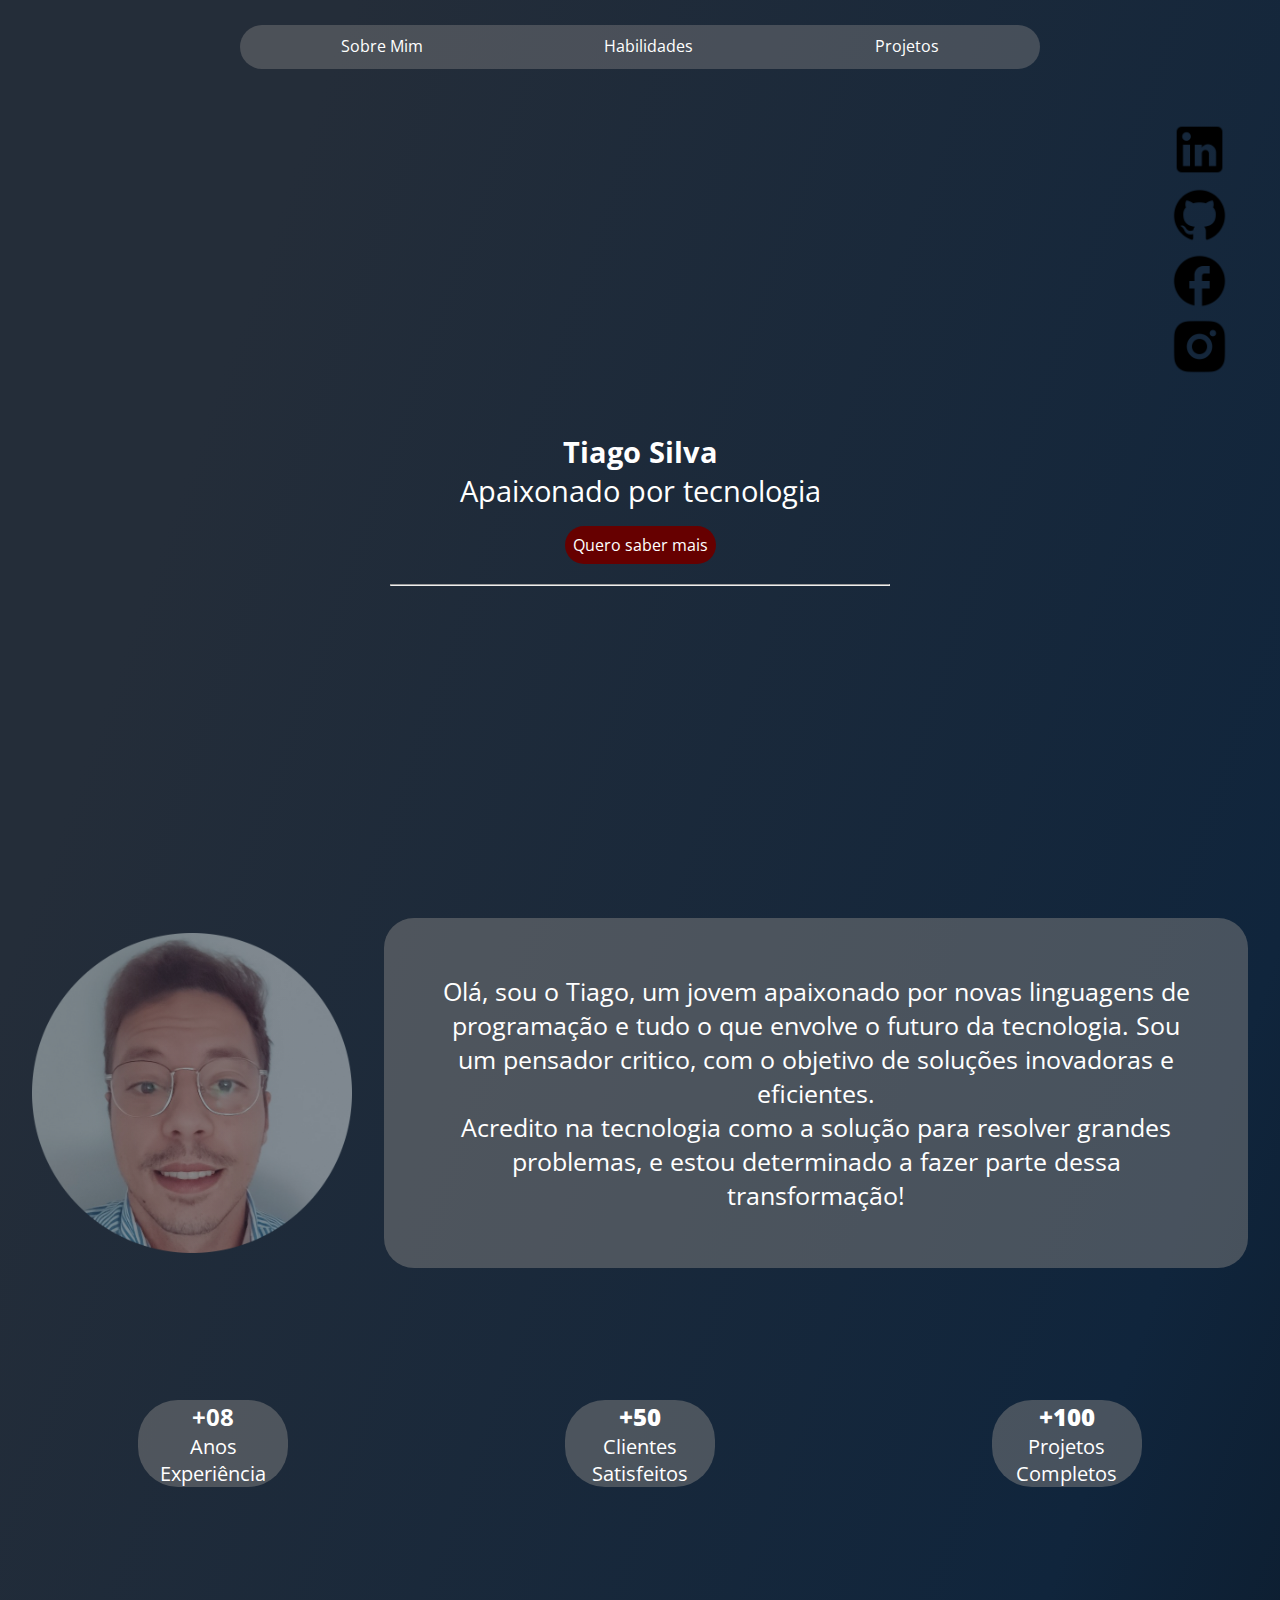
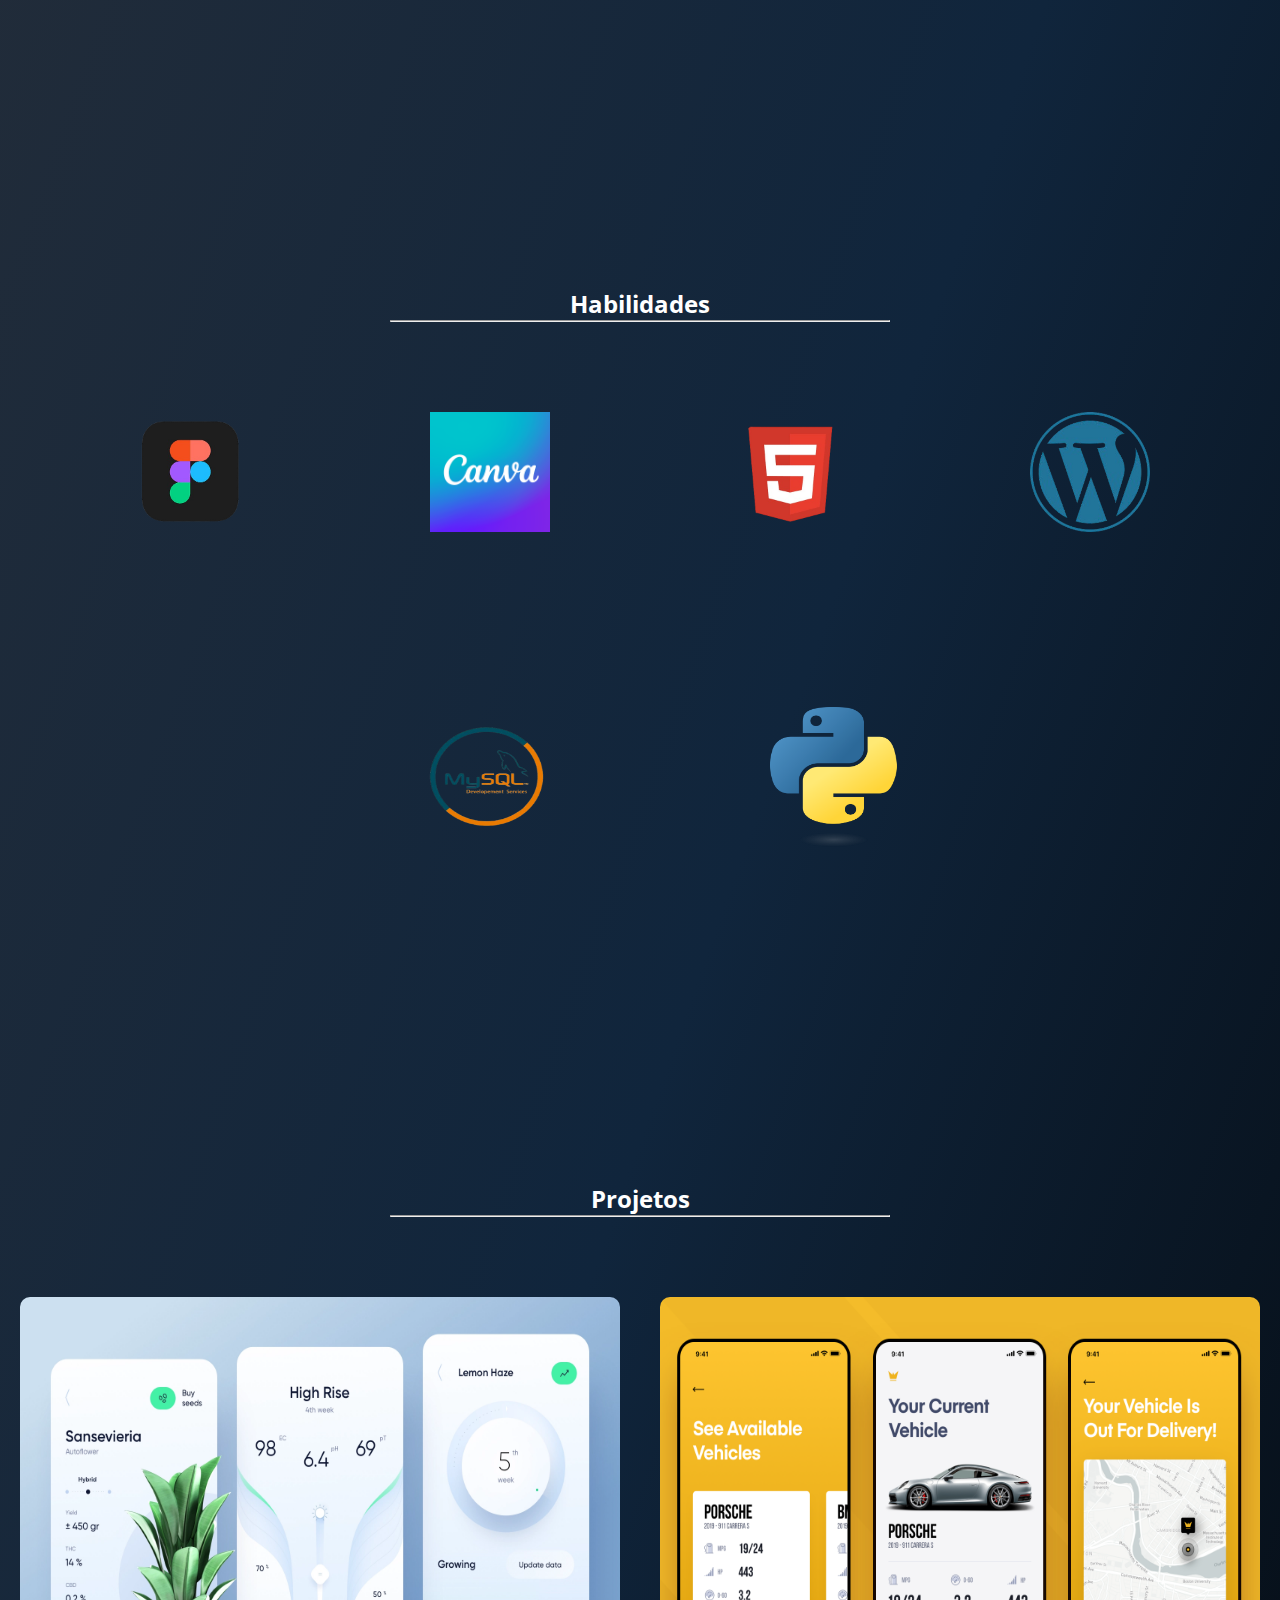
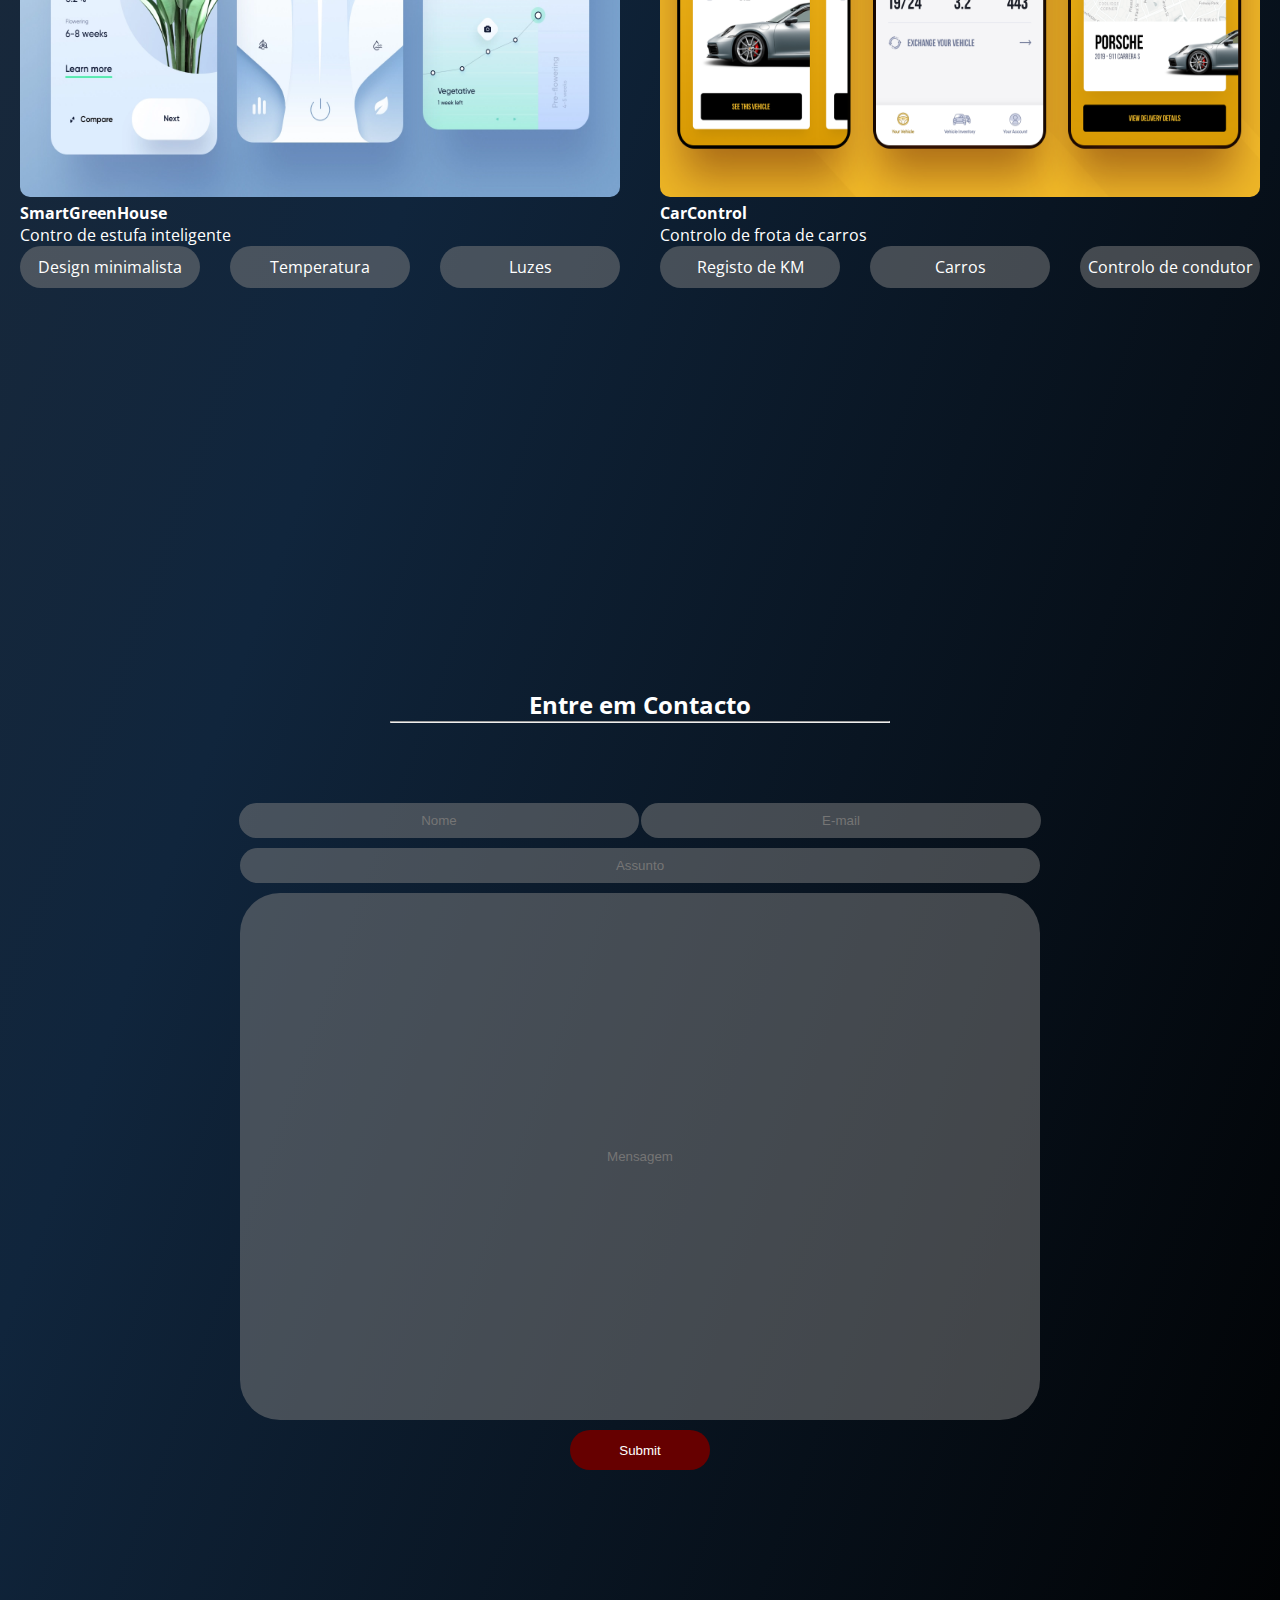
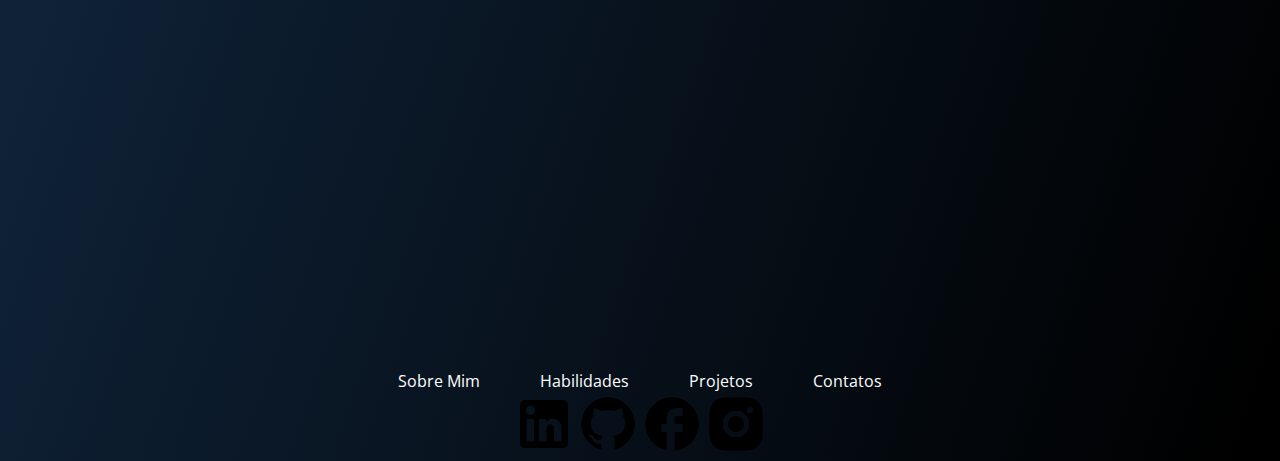
<file: index.html>
<!DOCTYPE html>
<html lang="en">

<head>
  <meta charset="UTF-8">
  <meta name="viewport" content="width=device-width, initial-scale=1.0">
  <title>My Portfolio</title>

  <link rel="stylesheet" href="./css/style.css" />

  <link rel="preconnect" href="https://fonts.googleapis.com">
  <link rel="preconnect" href="https://fonts.gstatic.com" crossorigin>
  <link
    href="https://fonts.googleapis.com/css2?family=Open+Sans:ital,wght@0,300..800;1,300..800&family=Outfit:wght@100..900&display=swap"
    rel="stylesheet">

</head>

<body>




  <!-- -NAV-BAR------------------------------------------------------------------------------------------------------------------------------------------------------------ -->
  <header>
    <!-- <div>
      <img src="./img/Fundo.jpg" alt="fundodapagina" class="fundo-home-page">
    </div> -->

    <nav class="nav-bar">
      <ul>  
        <li><a class="nav-link" href="#foto">Sobre Mim</a></li>
        <li><a class="nav-link" href="#habilidades">Habilidades</a></li>
        <li><a class="nav-link" href="#titulo-projetos">Projetos</a></li>

      </ul>
    </nav>

  </header>

  <main>
    <!-- ------HomePage------------------------------------------------------------------------------------------------------------------------------------------------------- -->




    <div>
      <ul class="homepage-icon">
        <li><img src="./img/icons/linkedinICON.png" alt="iconlinkedin" class="icon1"></li>
        <li><img src="./img/icons/githubICON.png" alt="icongithub" class="icon2"></li>
        <li><img src="./img/icons/facebookICON.png" alt="iconfacebook" class="icon3"></li>
        <li><img src="./img/icons/instagramICON.png" alt="iconinstagram" class="icon4"></li>
      </ul>
    </div>

    <div class="titulo">
        <h1 id="meunome">Tiago Silva</h1>
        <p id="slogan">Apaixonado por tecnologia</p>

        <a  href="#titulo-contacto" class="botao-quero-saber-mais">Quero saber mais</a>
      <hr id="linha-homepage">
    </div>










    <!-- -----SobreMim-------------------------------------------------------------------------------------------------------------------------------------------------------- -->
    <div class="container-bio">
      <img src="./img/FotoPerfilLinkenIn.png" alt="fotoperfil" id="foto">

      <div class="box-biografia">
        <p>
          Olá, sou o Tiago, um jovem apaixonado por novas linguagens de programação e tudo o que envolve o
          futuro da tecnologia. Sou um pensador critico, com o objetivo de soluções inovadoras e eficientes.
          <br>
          Acredito na tecnologia como a solução para resolver grandes problemas, e estou determinado a fazer parte dessa
          transformação!
        </p>
      </div>
    </div>


    <div class="container-experiencia">

      <div class="box-anos-experiência">
        <h2>+08</h2>
        <p>Anos Experiência</p>
      </div>

      <div class="box-clientes-satisfeitos">
        <h2><b>+50</b></h2>
        <p>Clientes Satisfeitos</p>
      </div>

      <div class="box-projetos-completos">
        <h2><b>+100</b></h2>
        <p>Projetos Completos</p>
      </div>
    </div>
    <!-- ----Habilidades--------------------------------------------------------------------------------------------------------------------------------------------------------- -->
    <div id="habilidades">
      <h2>Habilidades</h2>
      <hr>
    </div>

      <div>
        <ul class="logos">
          <li><img src="./img/Figma.png" alt="figmalogo" id="logo1figma"></li>
          <li><img src="./img/Canva.png" alt="canvalogo" id="logo2canva"></li>
          <li><img src="./img/Html.png" alt="htmllogo" id="logo3html"></li>
          <li><img src="./img/WordPress.png" alt="wordpresslogo" id="logo4wordpress"></li>
          <li><img src="./img/MySql.png" alt="mysqllogo" id="logo5mysql"></li>
          <li><img src="./img/Python.png" alt="pythonlogo" id="logo6python"></li>
        </ul>
      </div>
    
    <!-- ------Projetos------------------------------------------------------------------------------------------------------------------------------------------------------- -->
    <div id="titulo-projetos">
      <h2>Projetos</h2>
      <hr>
    </div>

    <div id="projetos">
      <div class="smart-greenhouse">
        <img src="./img/SmartGreenHouse.png" alt="appsmartgreenhouse">
        <p><b>SmartGreenHouse</b></p>
        <p>Contro de estufa inteligente</p>
        <div id="specs-estufa">
          <p id="design-minimalista">Design minimalista</p>
          <p id="temperatura">Temperatura</p>
          <p id="luzes">Luzes</p>
        </div>
      </div>

      <div class="car-control">
        <img src="./img/CarControl.png" alt="appcarcontrol">
        <p><b>CarControl</b></p>
        <p>Controlo de frota de carros</p>
        <div id="specs-carro">
          <p>Registo de KM</p>
          <p>Carros</p>
          <p>Controlo de condutor</p>
        </div>
      </div>

    </div>
    <!-- ----Contacto--------------------------------------------------------------------------------------------------------------------------------------------------------- -->
    <div class="titulo-linha">
    <h2 id="titulo-contacto">Entre em Contacto</h2>
    <hr>
    </div>


    <form class="form-nome-email">
      <label for="fornome"></label>
      <input type="text" id="fornome" placeholder="Nome">
      <label for="foremail"></label>
      <input type="text" id="foremail" placeholder="E-mail">
    </form>

    <form class="form-assunto-mensagem">
      <label for="forassunto"></label>
      <input type="text" id="forassunto" placeholder="Assunto">
      <label for="formensagem"></label>
      <input type="text" id="formensagem" placeholder="Mensagem">
      <input type="submit" id="botao-enviar">
    </form>

    <!-- -------------------------FOOTER-------------------------------------------------------------------------------------------------- -->
    <footer>

      <div>
        <ul class="foot-bar">
          <li><a href="#foto">Sobre Mim</a></li>
          <li><a href="#habilidades">Habilidades</a></li>
          <li><a href="#titulo-projetos">Projetos</a></li>
          <li><a href="#titulo-contacto">Contatos</a></li>
        </ul>
      </div>


      <div>
        <ul class="foot-bar-icon">
          <li><img src="./img/icons/linkedinICON.png" alt="iconlinkedin" class="icon5"></li>
          <li><img src="./img/icons/githubICON.png" alt="icongithub" class="icon6"></li>
          <li><img src="./img/icons/facebookICON.png" alt="iconfacebook" class="icon7"></li>
          <li><img src="./img/icons/instagramICON.png" alt="iconinstagram" class="icon8"></li>
        </ul>
      </div>

    </footer>



    </div>
  </main>

</body>

</html>
</file>
<file: css/style.css>
*{
  margin: 0;
  padding: 0;
  box-sizing: border-box;
}

body{
  display: flex;
  flex-direction: column;
  align-items: center;
  width: 100%;  
  min-height: 100vh;
  background: linear-gradient(109.6deg, rgb(36, 45, 57) 11.2%, rgb(16, 37, 60) 51.2%, rgb(0, 0, 0) 98.6%);
  font-family: "Open Sans", sans-serif;
  font-optical-sizing: auto;
  color:white;
}



h2, h3{
  text-align: center;
}


hr{
  width: 31.25rem;
}

/*-------HomePage------------------------------------------------------------------------------------*/

/* .fundo-home-page{
  position:absolute;
  height: 100vh;
  width: 100%;
  z-index: -2;

} */

.nav-bar{
  display: flex;
  justify-content: center;
}

.nav-bar ul{
  background-color: #8f8c8c60;
  display: flex;
  justify-content:space-around;
  list-style-type: none;
  text-decoration: none;
  width: 800px; 
  border-radius:30px;
  margin-top: 25px;
  padding: 10px;

  }

.nav-link{
  color: white;
  text-decoration: none;
}


/*Animação nav bar*/
.nav-bar li > a:after {
  content: '';
  display: block;
  width: 0;
  height: .125rem;
  background: #660000;
  transition: width .3s;
}
.nav-bar li > a:hover::after {
  width: 100%;
  transition: width .3s;
}



/*Icones da Home Page*/
.homepage-icon{
  display: flex;
  flex-direction:column;
  align-items:flex-end;
  list-style-type: none;
  padding: 3.125rem;
  

}


.icon1,.icon2, .icon3, .icon4{
  height: 3.8rem;
  width: 3.8rem;
  
}


.titulo{
  display: flex;
  flex-direction: column;
  align-items: center;

  
}

#meunome{
  font-size: 1.8rem
}

#slogan{
  font-size: 1.8rem;
  
}


/*Botão CTA*/
.botao-quero-saber-mais{
  background-color:#660000;
  border-radius: 1.5625rem;
  border: none;
  padding: 0.5rem;
  color: white;
  display: block;
  cursor: pointer;
  text-decoration: none;
  margin-top: 1rem;

  animation: vibrar 0.5s ease-in-out infinite both;
}

@keyframes vibrar {
  0%{
    transform: scale(1);
  }

  50%{
    transform: scale(1.1);
  }

  100%{
    transform: scale(1);
  }

}


#linha-homepage{
  margin-top: 20px;
}



/*------------------------------------------------------------------------------------------------------*/

#setaemcima{
  display: block;
  margin-left: auto;
  position: fixed;
  width: 4.5rem;
  height: 4.5rem;

}

/*------------------SobreMim------------------------------------------------------------------------------------*/
.container-bio{
  display: flex;
  justify-content: space-around;
  align-items: center;
  gap: 2rem;
  margin-top: 18.75rem;
  padding: 2rem;

  
}

#foto{
  opacity: 0.5;
  width: 20rem;
}

#foto:hover {
  opacity: 1.0;
}



.box-biografia p{
  background-color: rgba(128, 128, 128, 0.5); /*Cinza transparente*/
  border-radius: 1.875rem;
  padding: 3.5rem;
  font-size: 1.5625rem;
  text-align:center;
}
 



.container-experiencia{
  display: flex;
  justify-content: space-around;
  padding-top: 6.25rem;

}

.container-experiencia p{
  font-size: 1.25rem;
  text-align: center;
  width: 9.375rem;
}

.box-anos-experiência{
  background-color: rgba(128, 128, 128, 0.5);
  border-radius: 2.5rem;
}

.box-clientes-satisfeitos{
  background-color: rgba(128, 128, 128, 0.5);
  border-radius: 2.5rem;
  

}

.box-projetos-completos{
  background-color: rgba(128, 128, 128, 0.5);
  border-radius: 2.5rem;


}




/*---------------------Habilidades----------------------------------------------------------------*/



#habilidades{
  display: flex;
  flex-direction: column;
  align-items: center;
  margin-top: 25rem;

}

.logos{
  display: flex; 
  list-style: none;
  justify-content: center;
  flex-wrap: wrap;

}

#logo1figma{
  height: 18.75rem;
  width: 18.75rem;
  border-radius: .625rem;
  padding: 5.625rem;
}

#logo2canva{
  height: 18.75rem;
  width: 18.75rem;
  border-radius: 1.25rem;
  padding: 5.625rem;

}

#logo3html{
  height: 18.75rem;
  width: 18.75rem;
  border-radius: .625rem;
  padding: 5.625rem;

}

#logo4wordpress{
  height: 18.75rem;
  width: 18.75rem;
  border-radius: .625rem;
  padding: 5.625rem;
  
}

#logo5mysql{
  height: 18.75rem;
  width: 25rem;
  border-radius: .625rem;
  padding: 5.625rem;
  
}

#logo6python{
  height: 18.75rem;
  width: 18.75rem;
  border-radius: .625rem;
  padding: 5rem;
  
}

/*---------------------Projetos----------------------------------------------------------------*/

#titulo-projetos{
  display: flex;
  flex-direction: column;
  align-items: center;
  margin-top: 15.625rem;

}

#projetos{
  display: flex;
  justify-content: space-around;
  margin-top: 5rem;
}


.smart-greenhouse img{
  height: 31.25rem;
  width: 37.5rem;
  border-radius: .625rem;
}



#specs-estufa{
  display: flex;
  justify-content: space-between;
}


#specs-estufa p{
  background-color: rgba(128, 128, 128, 0.5);
  border-radius: 2.5rem;
  border: none;
  text-align: center;
  width: 11.25rem;
  padding-top: .625rem;
  padding-bottom: .625rem;
  
}

#specs-carro{
  display:flex;
  justify-content: space-between;
}

#specs-carro p{
  background-color: rgba(128, 128, 128, 0.5);
  border-radius: 2.5rem;
  border: none;
  text-align: center;
  width: 11.25rem;
  padding-top: .625rem;
  padding-bottom: .625rem;
  

}

.car-control img{
  height: 31.25rem;
  width: 37.5rem;
  border-radius: .625rem;
}

.botao-enviar{

  text-align: center;

}









/*---------------------Contacto----------------------------------------------------------------*/


.titulo-linha{
  display: flex;
  flex-direction: column;
  align-items: center;
  margin-top: 25rem;
}



.form-nome-email{
  display: flex;
  justify-content: center;
  margin-top: 5rem;
}

#fornome{  background-color: rgba(128, 128, 128, 0.5);
  border-radius: 2.5rem;
  border: none;
  text-align: center;
  width: 25rem;
  padding-top: .625rem;
  padding-bottom: .625rem;
  color: white; 
}

#foremail{
  background-color: rgba(128, 128, 128, 0.5);
  border-radius: 2.5rem;
  border: none;
  text-align: center;
  width: 25rem;
  padding-top: .625rem;
  padding-bottom: .625rem;
  margin-left: .125rem;
  color: white;

}

.form-assunto-mensagem{
  display: flex;
  flex-direction: column;
  align-items: center;

}


#forassunto{
  background-color: rgba(128, 128, 128, 0.5);
  border-radius: 2.5rem;
  border: none;
  text-align: center;
  width: 50rem;
  padding-top: .625rem;
  padding-bottom: .625rem;
  margin-top: .625rem;
  margin-bottom: .625rem;
  color: white;

}

#formensagem{
  background-color: rgba(128, 128, 128, 0.5);
  border-radius: 2.5rem;
  border: none;
  text-align: center;
  width: 50rem;
  padding: 16rem ;
  color: white;

}

#botao-enviar{
  height: 2.5rem;
  width: 8.75rem;
  background-color:#660000;
  border-radius: 1.5625rem ;
  border: none;
  padding: .3125rem;
  color: white;
  display: block;
  margin-top: .625rem;
}

#botao-enviar:hover{
  background:none;
  color: white;
  border: .0625rem solid #FBFBFB;
  cursor: pointer;
}






/*---------------------Footer----------------------------------------------------------------*/


.foot-bar{

  margin-top: 31.25rem;
  display: flex;
  justify-content:center;
  list-style-type: none;
}

.foot-bar a{
  text-decoration: none;
  color: white;
}

.foot-bar li{
    margin-right: 1.875rem;
    margin-left: 1.875rem;

}



.foot-bar-icon{
  display: flex;
  justify-content: center;
  list-style-type: none;

}

.icon5,.icon6, .icon7, .icon8{
  height: 4rem;
  width: 4rem;
  
}
</file>
